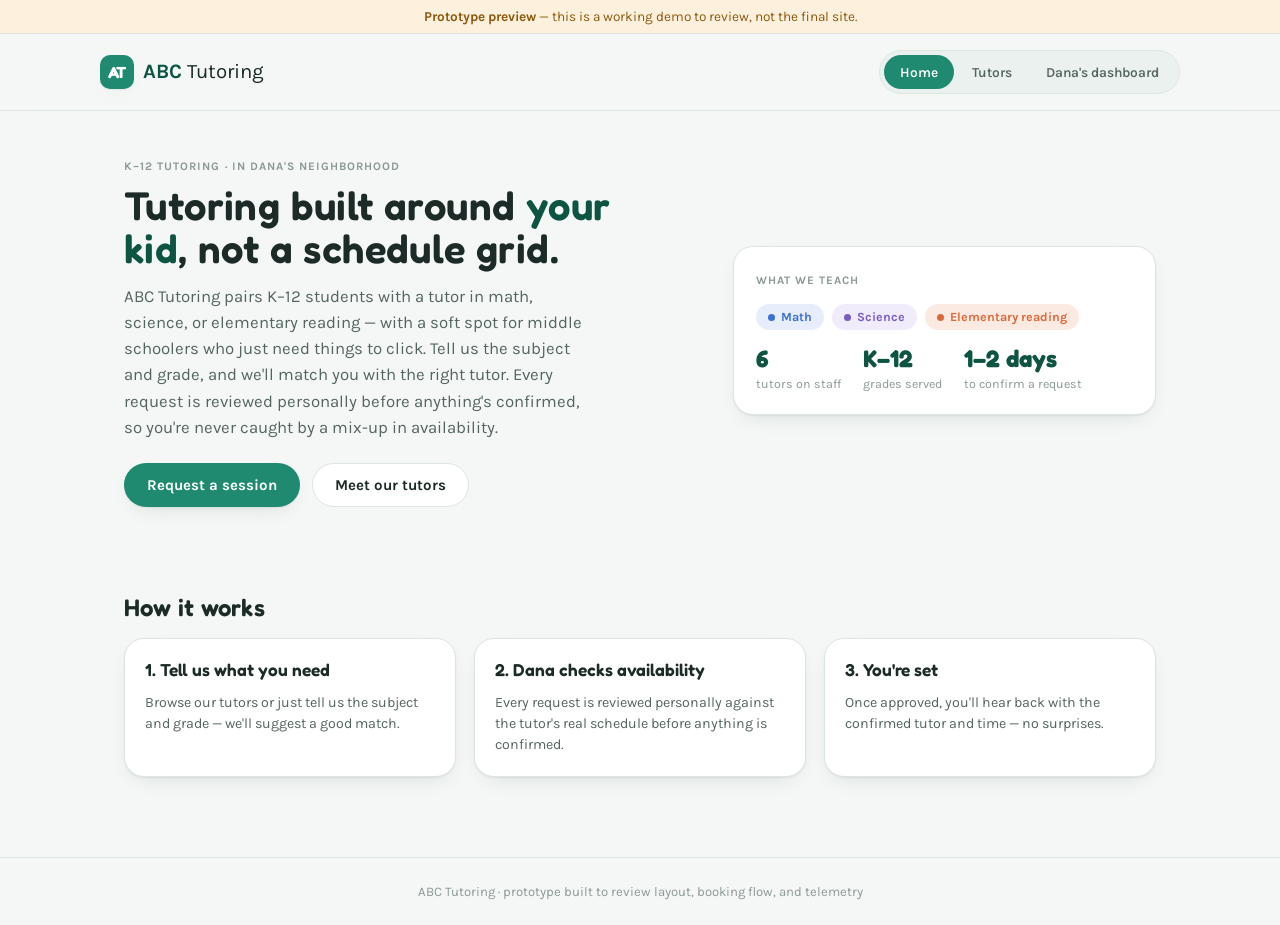
<file: index.html>
<!doctype html>
<html lang="en">
<head>
<meta charset="utf-8">
<meta name="viewport" content="width=device-width, initial-scale=1">
<title>ABC Tutoring</title>
<link rel="stylesheet" href="https://fonts.googleapis.com/css2?family=Fredoka:wght@500;600;700&family=Karla:ital,wght@0,400;0,500;0,600;0,700;1,400&display=swap">
<link rel="stylesheet" href="css/app.css">
</head>
<body data-role="home">

<div class="proto-banner"><strong>Prototype preview</strong> — this is a working demo to review, not the final site.</div>

<header class="site">
  <div class="site-inner wrap" style="padding-left:0;padding-right:0;">
    <div class="brand">
      <span class="mark">AT</span>
      <span class="name"><b>ABC</b> Tutoring</span>
    </div>
    <div class="view-toggle">
      <a href="index.html" class="active">Home</a>
      <a href="tutors.html">Tutors</a>
      <a href="dashboard.html">Dana's dashboard</a>
    </div>
  </div>
</header>

<main>
  <section class="wrap">
    <div class="hero">
      <div>
        <span class="eyebrow">K–12 tutoring · in Dana's neighborhood</span>
        <h1 style="margin-top:10px;">Tutoring built around <em>your kid</em>, not a schedule grid.</h1>
        <p>ABC Tutoring pairs K–12 students with a tutor in math, science, or elementary reading — with a soft spot for middle schoolers who just need things to click. Tell us the subject and grade, and we'll match you with the right tutor. Every request is reviewed personally before anything's confirmed, so you're never caught by a mix-up in availability.</p>
        <div class="hero-actions">
          <button class="btn btn-primary" onclick="openBooking()">Request a session</button>
          <a class="btn btn-ghost" href="tutors.html" style="text-decoration:none;">Meet our tutors</a>
        </div>
      </div>
      <div class="hero-card">
        <span class="eyebrow">What we teach</span>
        <div class="subject-pills">
          <span class="pill math"><span class="dot"></span>Math</span>
          <span class="pill science"><span class="dot"></span>Science</span>
          <span class="pill reading"><span class="dot"></span>Elementary reading</span>
        </div>
        <div class="stat-row">
          <div class="stat"><b>6</b><span>tutors on staff</span></div>
          <div class="stat"><b>K–12</b><span>grades served</span></div>
          <div class="stat"><b>1–2 days</b><span>to confirm a request</span></div>
        </div>
      </div>
    </div>

    <div class="section-head" style="margin-top:56px;">
      <h2>How it works</h2>
    </div>
    <div class="tutor-grid">
      <div class="tutor-card">
        <div class="tutor-name">1. Tell us what you need</div>
        <div class="tutor-bio">Browse our tutors or just tell us the subject and grade — we'll suggest a good match.</div>
      </div>
      <div class="tutor-card">
        <div class="tutor-name">2. Dana checks availability</div>
        <div class="tutor-bio">Every request is reviewed personally against the tutor's real schedule before anything is confirmed.</div>
      </div>
      <div class="tutor-card">
        <div class="tutor-name">3. You're set</div>
        <div class="tutor-bio">Once approved, you'll hear back with the confirmed tutor and time — no surprises.</div>
      </div>
    </div>
  </section>
</main>

<footer class="site-foot">ABC Tutoring · prototype built to review layout, booking flow, and telemetry</footer>

<div class="overlay" id="overlay" hidden><div class="modal" id="modal-content"></div></div>

<script src="js/telemetry.js"></script>
<script src="js/app.js"></script>
</body>
</html>
</file>
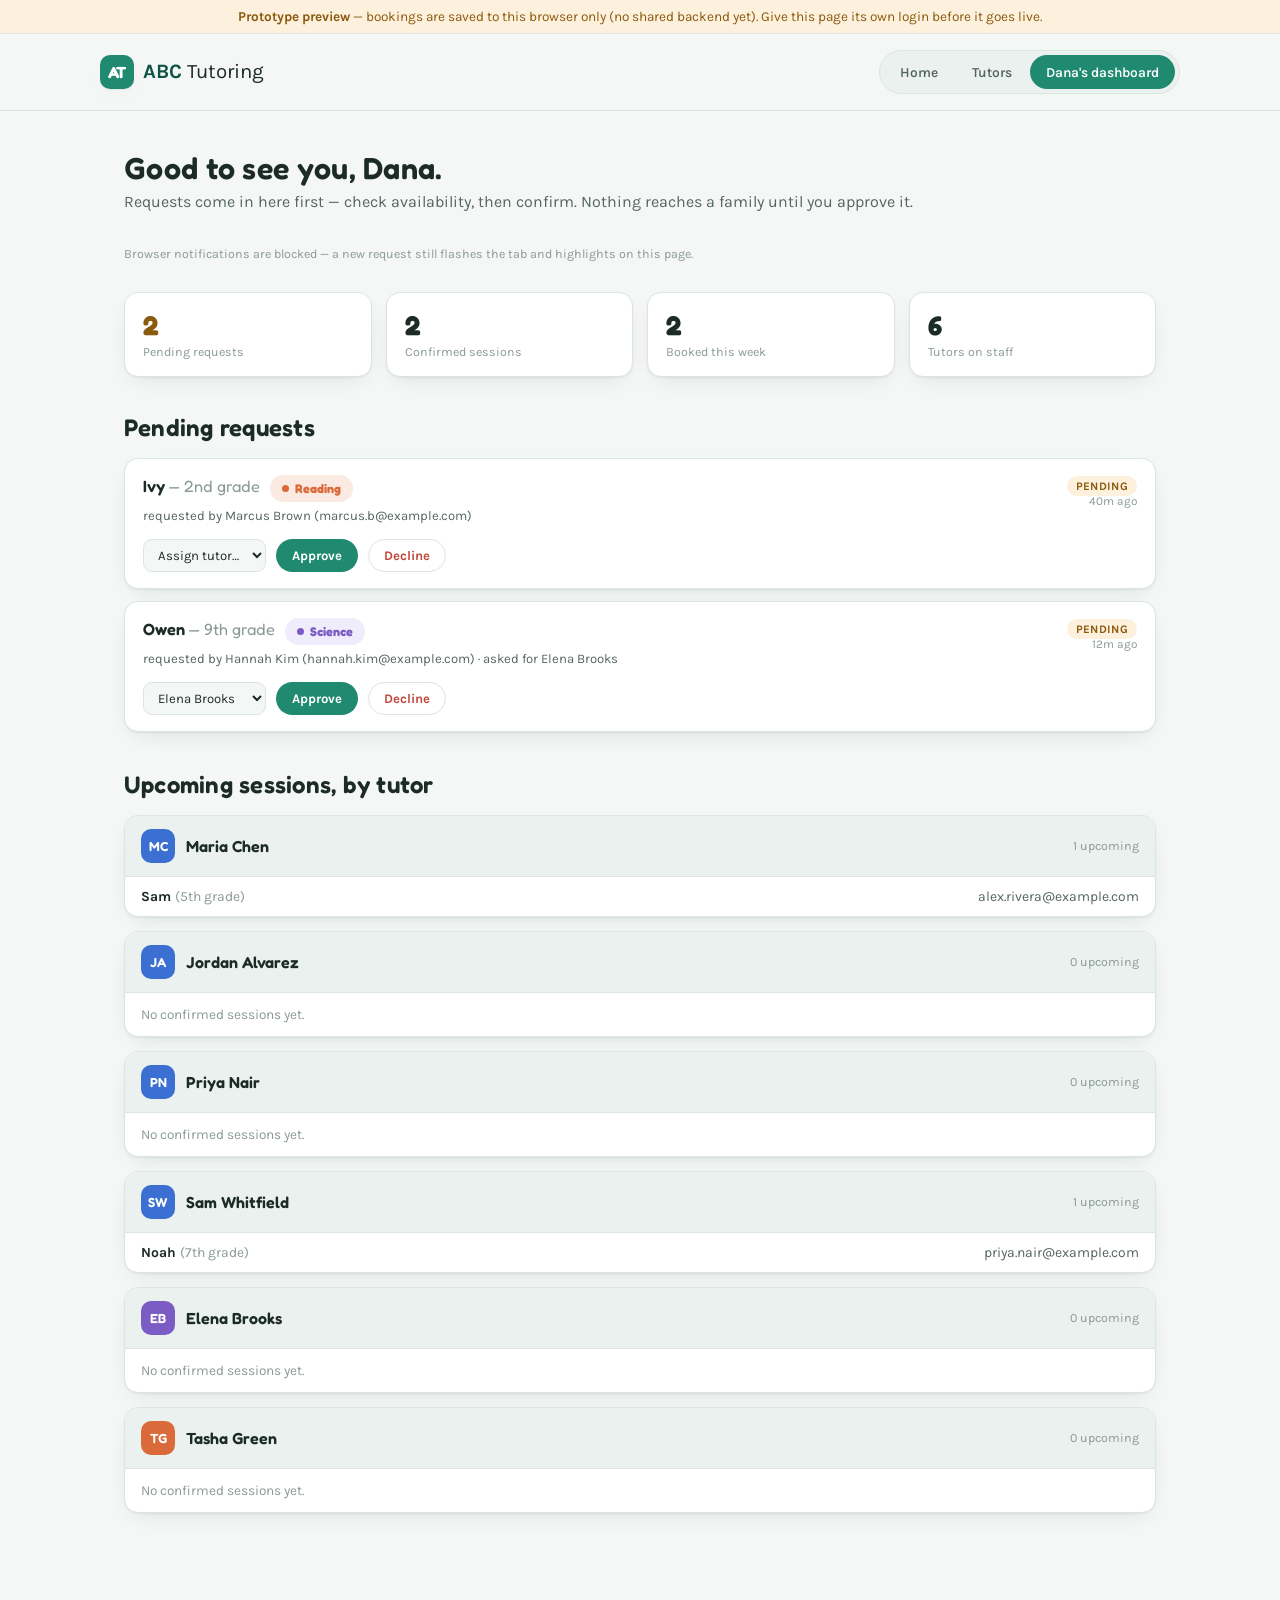
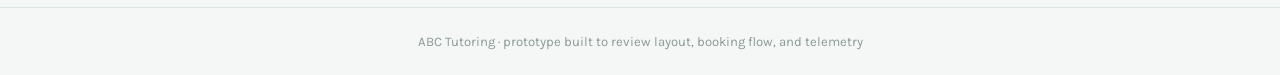
<file: dashboard.html>
<!doctype html>
<html lang="en">
<head>
<meta charset="utf-8">
<meta name="viewport" content="width=device-width, initial-scale=1">
<title>Dana's Dashboard · ABC Tutoring</title>
<link rel="stylesheet" href="https://fonts.googleapis.com/css2?family=Fredoka:wght@500;600;700&family=Karla:ital,wght@0,500;0,600;0,700;1,400&display=swap">
<link rel="stylesheet" href="css/app.css">
</head>
<body data-role="dashboard">

<div class="proto-banner"><strong>Prototype preview</strong> — bookings are saved to this browser only (no shared backend yet). Give this page its own login before it goes live.</div>

<header class="site">
  <div class="site-inner wrap" style="padding-left:0;padding-right:0;">
    <div class="brand">
      <span class="mark">AT</span>
      <span class="name"><b>ABC</b> Tutoring</span>
    </div>
    <div class="view-toggle">
      <a href="index.html">Home</a>
      <a href="tutors.html">Tutors</a>
      <a href="dashboard.html" class="active">Dana's dashboard</a>
    </div>
  </div>
</header>

<main>
  <section class="wrap">
    <div class="dash-head" style="display:flex;justify-content:space-between;align-items:flex-start;gap:16px;flex-wrap:wrap;">
      <div>
        <h1>Good to see you, Dana.</h1>
        <p>Requests come in here first — check availability, then confirm. Nothing reaches a family until you approve it.</p>
      </div>
      <div id="alert-status"></div>
    </div>
    <div class="stat-tiles" id="stat-tiles"></div>

    <div class="section-head" style="margin-top:0;"><h2>Pending requests</h2></div>
    <div id="pending-list"></div>

    <div class="section-head"><h2>Upcoming sessions, by tutor</h2></div>
    <div id="tutor-schedules"></div>
  </section>
</main>

<footer class="site-foot">ABC Tutoring · prototype built to review layout, booking flow, and telemetry</footer>

<script src="js/telemetry.js"></script>
<script src="js/app.js"></script>
</body>
</html>
</file>
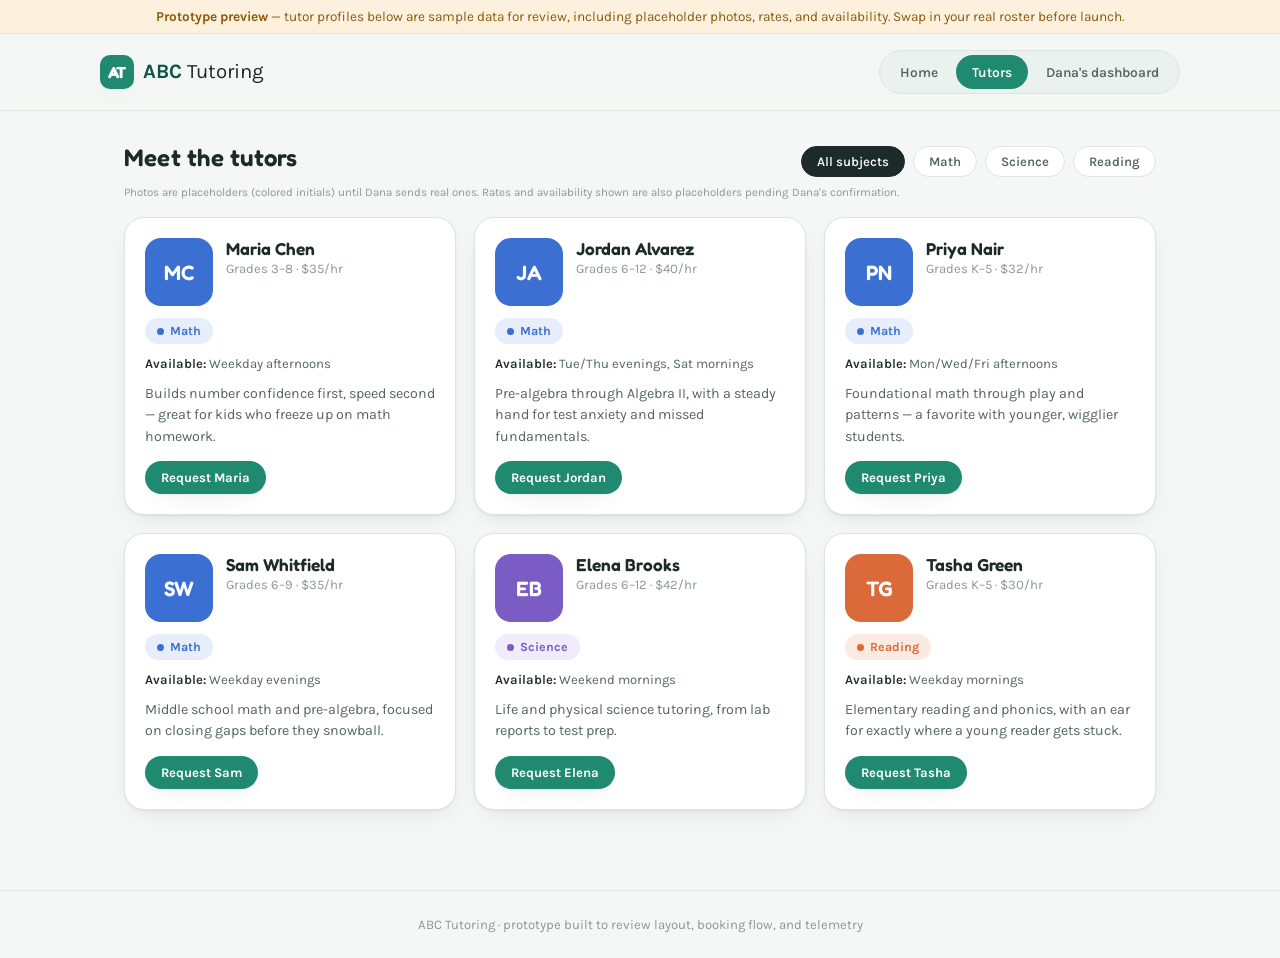
<file: tutors.html>
<!doctype html>
<html lang="en">
<head>
<meta charset="utf-8">
<meta name="viewport" content="width=device-width, initial-scale=1">
<title>Our Tutors · ABC Tutoring</title>
<link rel="stylesheet" href="https://fonts.googleapis.com/css2?family=Fredoka:wght@500;600;700&family=Karla:ital,wght@0,400;0,500;0,600;0,700;1,400&display=swap">
<link rel="stylesheet" href="css/app.css">
</head>
<body data-role="tutors">

<div class="proto-banner"><strong>Prototype preview</strong> — tutor profiles below are sample data for review, including placeholder photos, rates, and availability. Swap in your real roster before launch.</div>

<header class="site">
  <div class="site-inner wrap" style="padding-left:0;padding-right:0;">
    <div class="brand">
      <span class="mark">AT</span>
      <span class="name"><b>ABC</b> Tutoring</span>
    </div>
    <div class="view-toggle">
      <a href="index.html">Home</a>
      <a href="tutors.html" class="active">Tutors</a>
      <a href="dashboard.html">Dana's dashboard</a>
    </div>
  </div>
</header>

<main>
  <section class="wrap">
    <div class="section-head" style="margin-top:32px;">
      <h2>Meet the tutors</h2>
      <div class="filter-row" id="filter-row"></div>
    </div>
    <p class="photo-note" style="margin-top:-8px;margin-bottom:18px;">Photos are placeholders (colored initials) until Dana sends real ones. Rates and availability shown are also placeholders pending Dana's confirmation.</p>
    <div class="tutor-grid" id="tutor-grid"></div>
  </section>
</main>

<footer class="site-foot">ABC Tutoring · prototype built to review layout, booking flow, and telemetry</footer>

<div class="overlay" id="overlay" hidden><div class="modal" id="modal-content"></div></div>

<script src="js/telemetry.js"></script>
<script src="js/app.js"></script>
</body>
</html>
</file>
<file: css/app.css>
:root{
  --paper:#F4F7F5;
  --surface:#FFFFFF;
  --surface-2:#EBF1EE;
  --ink:#1C2B27;
  --ink-soft:#54655F;
  --ink-faint:#8B9994;
  --line:#DCE6E1;
  --brand:#1F8A70;
  --brand-ink:#0E5443;
  --brand-tint:#E3F3EE;
  --honey:#F2A73B;
  --honey-ink:#8A5A0E;
  --honey-tint:#FDF0DC;
  --math:#3B6FD1;
  --math-tint:#E7EDFB;
  --science:#7A5CC4;
  --science-tint:#F0ECFB;
  --reading:#DB6A3B;
  --reading-tint:#FBEAE1;
  --danger:#C1473A;
  --danger-tint:#FBEAE7;
  --shadow: 0 1px 2px rgba(15,40,32,0.06), 0 8px 24px -12px rgba(15,40,32,0.18);
  --radius-lg:20px;
  --radius-md:14px;
  --radius-sm:9px;
}
@media (prefers-color-scheme: dark){
  :root:not([data-theme="light"]){
    --paper:#131917; --surface:#1B2320; --surface-2:#212B27; --ink:#EAF1EE;
    --ink-soft:#AAB8B2; --ink-faint:#748179; --line:#2B3733;
    --brand:#3FB897; --brand-ink:#8FE2C9; --brand-tint:#1B2E28;
    --honey:#F2B75B; --honey-ink:#F6D19A; --honey-tint:#332512;
    --math:#7C9EE8; --math-tint:#1D2436; --science:#A88EE0; --science-tint:#251F36;
    --reading:#E68F63; --reading-tint:#332019; --danger:#E1786C; --danger-tint:#33201D;
    --shadow: 0 1px 2px rgba(0,0,0,0.3), 0 8px 24px -12px rgba(0,0,0,0.5);
  }
}
:root[data-theme="dark"]{
  --paper:#131917; --surface:#1B2320; --surface-2:#212B27; --ink:#EAF1EE;
  --ink-soft:#AAB8B2; --ink-faint:#748179; --line:#2B3733;
  --brand:#3FB897; --brand-ink:#8FE2C9; --brand-tint:#1B2E28;
  --honey:#F2B75B; --honey-ink:#F6D19A; --honey-tint:#332512;
  --math:#7C9EE8; --math-tint:#1D2436; --science:#A88EE0; --science-tint:#251F36;
  --reading:#E68F63; --reading-tint:#332019; --danger:#E1786C; --danger-tint:#33201D;
  --shadow: 0 1px 2px rgba(0,0,0,0.3), 0 8px 24px -12px rgba(0,0,0,0.5);
}

*{box-sizing:border-box;}
html,body{height:100%;}
body{
  margin:0; background:var(--paper); color:var(--ink);
  font-family:'Karla',system-ui,-apple-system,'Segoe UI',sans-serif;
  -webkit-font-smoothing:antialiased;
}
h1,h2,h3,.display{ font-family:'Fredoka',system-ui,sans-serif; font-weight:600; text-wrap:balance; letter-spacing:0.01em; margin:0; }
a{color:inherit;} button{font-family:inherit;}
.eyebrow{ font-family:'Karla',sans-serif; font-weight:700; font-size:0.72rem; letter-spacing:0.09em; text-transform:uppercase; color:var(--ink-faint); }
.wrap{max-width:1080px;margin:0 auto;padding:0 24px;}

.proto-banner{ background:var(--honey-tint); color:var(--honey-ink); font-size:0.85rem; text-align:center; padding:9px 16px; border-bottom:1px solid var(--line); }
.proto-banner strong{font-weight:700;}

header.site{ position:sticky; top:0; z-index:20; background:color-mix(in srgb, var(--paper) 88%, transparent); backdrop-filter:blur(10px); border-bottom:1px solid var(--line); }
.site-inner{ display:flex; align-items:center; justify-content:space-between; gap:16px; padding:16px 24px; }
.brand{display:flex;align-items:baseline;gap:9px;}
.brand .mark{ display:inline-flex;align-items:center;justify-content:center; width:34px;height:34px;border-radius:10px; background:var(--brand);color:#fff; font-family:'Fredoka',sans-serif;font-weight:700;font-size:1rem; box-shadow:var(--shadow); }
.brand .name{font-size:1.28rem;color:var(--ink);}
.brand .name b{color:var(--brand-ink);}

.view-toggle{ display:flex;background:var(--surface-2);border-radius:999px;padding:4px;gap:2px; border:1px solid var(--line); }
.view-toggle a{ border:none;background:transparent;padding:9px 16px;border-radius:999px; font-size:0.86rem;font-weight:600;color:var(--ink-soft);cursor:pointer; text-decoration:none; display:inline-block; }
.view-toggle a.active{background:var(--brand);color:#fff;}

main{padding-bottom:80px;}

.hero{ padding:44px 0 30px; display:grid;grid-template-columns:1.15fr 0.85fr;gap:36px;align-items:center; }
.hero h1{font-size:2.5rem;line-height:1.08;color:var(--ink);}
.hero h1 em{font-style:normal;color:var(--brand-ink);}
.hero p{font-size:1.05rem;color:var(--ink-soft);max-width:46ch;margin:14px 0 22px;line-height:1.55;}
.hero-actions{display:flex;gap:12px;flex-wrap:wrap;}
.btn{ display:inline-flex;align-items:center;gap:8px; border-radius:999px;padding:12px 22px;font-weight:700;font-size:0.94rem; border:1px solid transparent;cursor:pointer;transition:transform .12s ease, box-shadow .12s ease; }
.btn:active{transform:scale(0.98);}
.btn:focus-visible{outline:2px solid var(--brand-ink);outline-offset:2px;}
.btn-primary{background:var(--brand);color:#fff;box-shadow:var(--shadow);}
.btn-primary:hover{box-shadow:0 10px 26px -10px rgba(15,40,32,0.35);}
.btn-ghost{background:var(--surface);color:var(--ink);border-color:var(--line);}
.btn-ghost:hover{border-color:var(--brand);}
.btn-sm{padding:8px 15px;font-size:0.82rem;border-radius:999px;}

.hero-card{ background:var(--surface);border:1px solid var(--line);border-radius:var(--radius-lg); padding:22px;box-shadow:var(--shadow); }
.hero-card .stat-row{display:flex;gap:22px;margin-top:14px;}
.hero-card .stat b{display:block;font-family:'Fredoka',sans-serif;font-size:1.5rem;color:var(--brand-ink);}
.hero-card .stat span{font-size:0.78rem;color:var(--ink-faint);}
.subject-pills{display:flex;gap:8px;flex-wrap:wrap;margin-top:16px;}
.pill{ font-size:0.78rem;font-weight:700;padding:6px 12px;border-radius:999px; display:inline-flex;align-items:center;gap:6px; }
.pill .dot{width:7px;height:7px;border-radius:50%;}
.pill.math{background:var(--math-tint);color:var(--math);} .pill.math .dot{background:var(--math);}
.pill.science{background:var(--science-tint);color:var(--science);} .pill.science .dot{background:var(--science);}
.pill.reading{background:var(--reading-tint);color:var(--reading);} .pill.reading .dot{background:var(--reading);}

.section-head{display:flex;align-items:baseline;justify-content:space-between;gap:16px;margin:38px 0 16px;flex-wrap:wrap;}
.section-head h2{font-size:1.5rem;}
.filter-row{display:flex;gap:8px;flex-wrap:wrap;}
.filter-chip{ border:1px solid var(--line);background:var(--surface);color:var(--ink-soft); padding:7px 15px;border-radius:999px;font-size:0.82rem;font-weight:600;cursor:pointer; }
.filter-chip.active{background:var(--ink);color:var(--paper);border-color:var(--ink);}

.tutor-grid{display:grid;grid-template-columns:repeat(3,1fr);gap:18px;}
.tutor-card{ background:var(--surface);border:1px solid var(--line);border-radius:var(--radius-lg); padding:20px;display:flex;flex-direction:column;gap:12px;box-shadow:var(--shadow); }
.tutor-top{display:flex;gap:13px;align-items:flex-start;}
.avatar{ width:52px;height:52px;border-radius:14px;flex:none; display:flex;align-items:center;justify-content:center; font-family:'Fredoka',sans-serif;font-weight:600;font-size:1.05rem;color:#fff; }
.avatar.avatar-photo{ width:68px;height:68px;border-radius:16px;font-size:1.3rem; }
.tutor-name{font-family:'Fredoka',sans-serif;font-weight:600;font-size:1.08rem;}
.tutor-grade{font-size:0.82rem;color:var(--ink-faint);margin-top:2px;}
.tutor-availability{font-size:0.82rem;color:var(--ink-soft);}
.tutor-availability b{color:var(--ink);font-weight:600;}
.tutor-bio{font-size:0.89rem;color:var(--ink-soft);line-height:1.5;flex:1;}
.tutor-foot{display:flex;align-items:center;justify-content:space-between;margin-top:2px;}
.photo-note{font-size:0.72rem;color:var(--ink-faint);margin-top:-6px;}

.overlay{ position:fixed;inset:0;background:rgba(10,20,17,0.45); display:flex;align-items:flex-start;justify-content:center; padding:5vh 16px;overflow-y:auto;z-index:50; }
.modal{ background:var(--surface);border-radius:var(--radius-lg);max-width:560px;width:100%; padding:28px;box-shadow:var(--shadow);border:1px solid var(--line); }
.modal-head{display:flex;justify-content:space-between;align-items:flex-start;gap:12px;margin-bottom:4px;}
.modal-close{background:none;border:none;font-size:1.3rem;line-height:1;color:var(--ink-faint);cursor:pointer;padding:4px;}
.modal p.sub{color:var(--ink-soft);font-size:0.9rem;margin:6px 0 20px;}
.field{margin-bottom:14px;}
.field label{display:block;font-size:0.8rem;font-weight:700;color:var(--ink-soft);margin-bottom:6px;}
.field input, .field select, .field textarea{ width:100%;padding:10px 12px;border-radius:var(--radius-sm);border:1px solid var(--line); background:var(--paper);color:var(--ink);font-family:inherit;font-size:0.92rem; }
.field input:focus, .field select:focus, .field textarea:focus{outline:2px solid var(--brand);outline-offset:1px;}
.field-row{display:grid;grid-template-columns:1fr 1fr;gap:12px;}
.modal-actions{display:flex;justify-content:flex-end;gap:10px;margin-top:8px;}

.confirm-box{text-align:center;padding:10px 4px 4px;}
.confirm-box .check{ width:52px;height:52px;border-radius:50%;background:var(--brand-tint);color:var(--brand-ink); display:flex;align-items:center;justify-content:center;margin:0 auto 14px;font-size:1.4rem; }
.confirm-box h3{font-size:1.2rem;margin-bottom:8px;}
.confirm-box p{color:var(--ink-soft);font-size:0.92rem;line-height:1.5;}
.confirm-summary{ text-align:left;background:var(--surface-2);border-radius:var(--radius-md);padding:14px 16px; margin:18px 0;font-size:0.86rem;color:var(--ink-soft); }
.confirm-summary div{display:flex;justify-content:space-between;padding:4px 0;}
.confirm-summary b{color:var(--ink);font-weight:700;}

footer.site-foot{ border-top:1px solid var(--line);padding:26px 0;text-align:center; color:var(--ink-faint);font-size:0.82rem; }

.dash-head{padding:38px 0 6px;}
.dash-head h1{font-size:1.9rem;}
.dash-head p{color:var(--ink-soft);margin-top:6px;}
.stat-tiles{display:grid;grid-template-columns:repeat(4,1fr);gap:14px;margin:24px 0 36px;}
.tile{ background:var(--surface);border:1px solid var(--line);border-radius:var(--radius-md); padding:16px 18px;box-shadow:var(--shadow); }
.tile b{display:block;font-family:'Fredoka',sans-serif;font-size:1.7rem;color:var(--ink);font-variant-numeric:tabular-nums;}
.tile span{font-size:0.78rem;color:var(--ink-faint);}
.tile.warn b{color:var(--honey-ink);}

.two-col{display:grid;grid-template-columns:1.3fr 1fr;gap:32px;align-items:start;}

.req-card{ background:var(--surface);border:1px solid var(--line);border-radius:var(--radius-md); padding:16px 18px;margin-bottom:12px;box-shadow:var(--shadow); }
.req-top{display:flex;justify-content:space-between;gap:12px;align-items:flex-start;}
.req-who{font-family:'Fredoka',sans-serif;font-weight:600;font-size:1.02rem;}
.req-meta{font-size:0.82rem;color:var(--ink-soft);margin-top:3px;line-height:1.6;}
.req-time{font-size:0.74rem;color:var(--ink-faint);white-space:nowrap;}
.req-notes{ font-size:0.85rem;color:var(--ink-soft);background:var(--surface-2);border-radius:var(--radius-sm); padding:9px 12px;margin-top:10px;line-height:1.5; }
.req-actions{display:flex;gap:10px;align-items:center;margin-top:13px;flex-wrap:wrap;}
.assign-select{ padding:7px 10px;border-radius:var(--radius-sm);border:1px solid var(--line); background:var(--paper);color:var(--ink);font-size:0.82rem;font-family:inherit; }
.btn-approve{background:var(--brand);color:#fff;}
.btn-decline{background:var(--surface);color:var(--danger);border:1px solid var(--line);}
.btn-decline:hover{border-color:var(--danger);}

.empty-note{ color:var(--ink-faint);font-size:0.88rem;padding:18px 0;text-align:center; border:1px dashed var(--line);border-radius:var(--radius-md); }

.tutor-sched{ background:var(--surface);border:1px solid var(--line);border-radius:var(--radius-md); margin-bottom:14px;overflow:hidden;box-shadow:var(--shadow); }
.tutor-sched-head{ display:flex;align-items:center;gap:11px;padding:13px 16px;border-bottom:1px solid var(--line); background:var(--surface-2); }
.tutor-sched-head .avatar{width:34px;height:34px;font-size:0.82rem;border-radius:10px;}
.tutor-sched-head b{font-family:'Fredoka',sans-serif;font-weight:600;}
.tutor-sched-head .count{margin-left:auto;font-size:0.78rem;color:var(--ink-faint);}
.sess-row{ display:flex;justify-content:space-between;gap:12px;padding:11px 16px; border-bottom:1px solid var(--line);font-size:0.87rem; }
.sess-row:last-child{border-bottom:none;}
.sess-row .who{font-weight:700;}
.sess-row .when{color:var(--ink-soft);text-align:right;}
.sess-empty{padding:14px 16px;color:var(--ink-faint);font-size:0.85rem;}

.status-tag{ font-size:0.72rem;font-weight:700;padding:3px 9px;border-radius:999px;text-transform:uppercase;letter-spacing:0.03em; }
.status-tag.pending{background:var(--honey-tint);color:var(--honey-ink);}
.status-tag.confirmed{background:var(--brand-tint);color:var(--brand-ink);}
.status-tag.declined{background:var(--danger-tint);color:var(--danger);}

.activity-panel{ background:var(--surface);border:1px solid var(--line);border-radius:var(--radius-lg); box-shadow:var(--shadow); position:sticky; top:90px; }
.activity-head{ padding:16px 18px;border-bottom:1px solid var(--line); display:flex;align-items:center;justify-content:space-between; }
.activity-head h3{font-size:1rem;}
.live-dot{ width:8px;height:8px;border-radius:50%;background:var(--brand);display:inline-block;margin-right:6px; box-shadow:0 0 0 0 rgba(31,138,112,0.5); animation:pulse 2s infinite; }
@media (prefers-reduced-motion: reduce){ .live-dot{animation:none;} }
@keyframes pulse{ 0%{box-shadow:0 0 0 0 rgba(31,138,112,0.45);} 70%{box-shadow:0 0 0 7px rgba(31,138,112,0);} 100%{box-shadow:0 0 0 0 rgba(31,138,112,0);} }
.activity-list{max-height:520px;overflow-y:auto;}
.activity-row{ padding:11px 18px;border-bottom:1px solid var(--line);font-size:0.82rem; display:flex;flex-direction:column;gap:2px; }
.activity-row:last-child{border-bottom:none;}
.activity-row .ev{font-weight:700;color:var(--ink);font-family:ui-monospace,SFMono-Regular,Menlo,monospace;font-size:0.78rem;}
.activity-row .meta{color:var(--ink-faint);font-size:0.74rem;}
.activity-empty{padding:20px 18px;color:var(--ink-faint);font-size:0.85rem;text-align:center;}

[hidden]{display:none!important;}

@media (max-width:960px){ .two-col{grid-template-columns:1fr;} .activity-panel{position:static;} }
@media (max-width:860px){ .hero{grid-template-columns:1fr;} .tutor-grid{grid-template-columns:repeat(2,1fr);} .stat-tiles{grid-template-columns:repeat(2,1fr);} .field-row{grid-template-columns:1fr;} }
@media (max-width:560px){ .tutor-grid{grid-template-columns:1fr;} .stat-tiles{grid-template-columns:1fr 1fr;} .site-inner{flex-direction:column;align-items:stretch;gap:12px;} }
</file>
